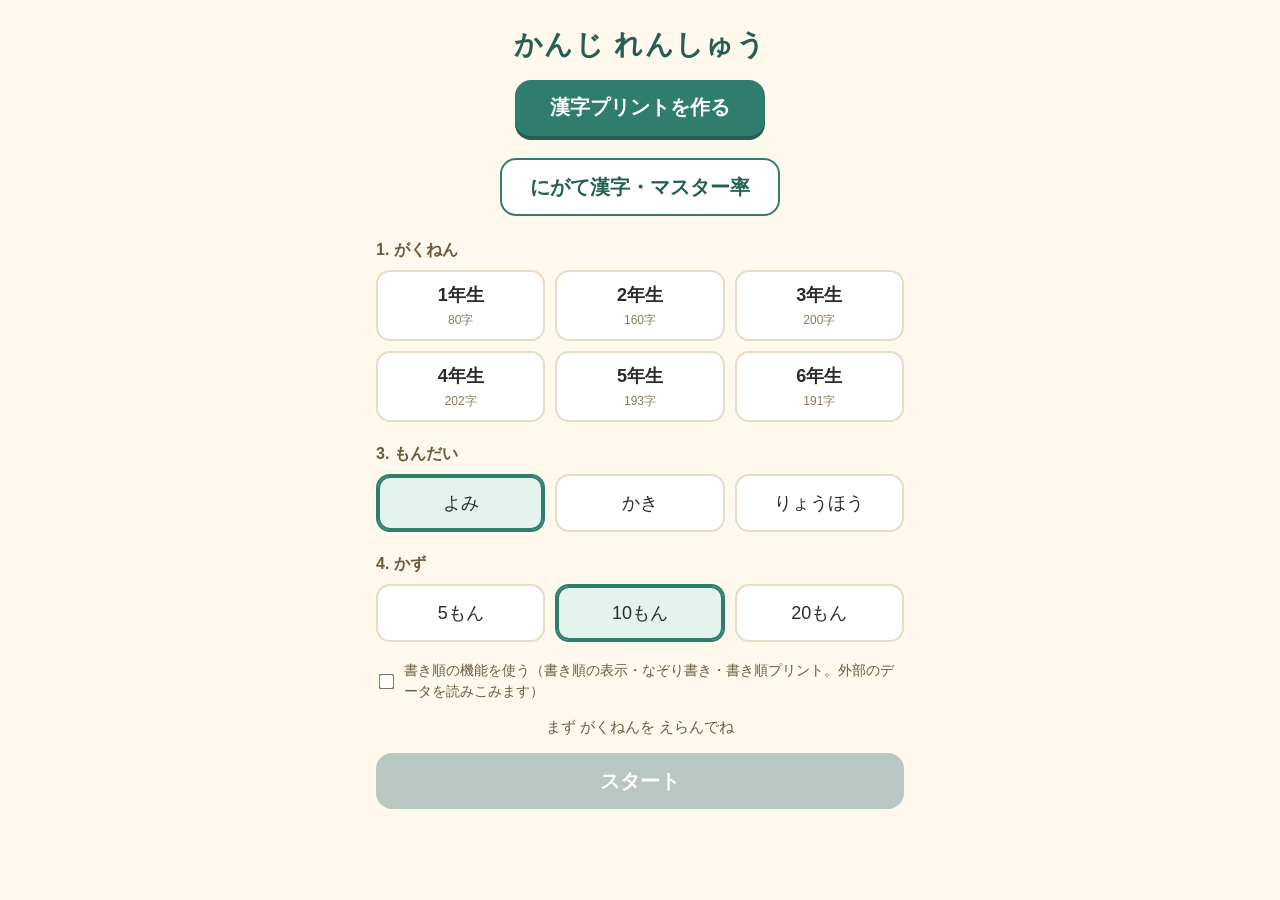
<file: index.html>
<!DOCTYPE html>
<html lang="ja">
<head>
<meta charset="UTF-8">
<meta name="viewport" content="width=device-width, initial-scale=1, viewport-fit=cover">
<meta name="theme-color" content="#2f7d6d">
<title>かんじ れんしゅう</title>
<link rel="stylesheet" href="style.css">
</head>
<body>
<main id="app">

  <!-- 設定画面 -->
  <section id="setup">
    <h1>かんじ れんしゅう</h1>
    <a class="primary print-link" href="print.html">漢字プリントを作る</a>
    <a class="secondary print-link stroke-feature" href="trace.html">かきじゅん・なぞりがき</a>
    <a class="secondary print-link" href="weak.html">にがて漢字・マスター率</a>

    <h2>1. がくねん</h2>
    <div id="gradeButtons" class="choice-grid cols-3"></div>

    <div id="rangeBlock" hidden>
      <h2>2. はんい</h2>
      <div id="rangeButtons" class="choice-grid cols-1"></div>
    </div>

    <h2>3. もんだい</h2>
    <div id="typeButtons" class="choice-grid cols-3">
      <button type="button" class="choice" data-type="read">よみ</button>
      <button type="button" class="choice" data-type="write">かき</button>
      <button type="button" class="choice" data-type="mix">りょうほう</button>
    </div>

    <h2>4. かず</h2>
    <div id="countButtons" class="choice-grid cols-3">
      <button type="button" class="choice" data-count="5">5もん</button>
      <button type="button" class="choice" data-count="10">10もん</button>
      <button type="button" class="choice" data-count="20">20もん</button>
    </div>

    <label class="check-option stroke-option stroke-feature"><input type="checkbox" id="autoStroke"> 答えたあとに、書き順を見る（ネットが必要）</label>

    <label class="check-option feature-option"><input type="checkbox" id="featStroke"> 書き順の機能を使う（書き順の表示・なぞり書き・書き順プリント。外部のデータを読みこみます）</label>

    <p id="setupNote" class="note"></p>
    <button type="button" id="startBtn" class="primary">スタート</button>
  </section>

  <!-- クイズ画面 -->
  <section id="quiz" hidden>
    <div class="quiz-top">
      <button type="button" id="quitBtn" class="ghost">やめる</button>
      <div id="progressText"></div>
    </div>
    <div class="bar"><div id="barFill"></div></div>
    <div id="qLabel" class="q-label"></div>
    <div id="qCard" class="q-card"></div>
    <div id="choices" class="choice-grid cols-2"></div>
    <div id="feedback" class="feedback" hidden>
      <div id="feedbackMark"></div>
      <div id="feedbackText"></div>
      <button type="button" id="strokeBtn" class="secondary stroke-btn" hidden>✎ かきじゅんを みる</button>
      <div id="strokeBox" class="stroke-box" hidden>
        <div id="strokeWriter" class="stroke-writer"></div>
        <div id="strokeMsg" class="stroke-msg"></div>
      </div>
      <button type="button" id="nextBtn" class="primary">つぎへ</button>
    </div>
  </section>

  <!-- 結果画面 -->
  <section id="result" hidden>
    <h1>けっか</h1>
    <div id="scoreBig"></div>
    <p id="scoreMsg"></p>
    <div id="missList"></div>
    <button type="button" id="againBtn" class="primary">もういちど</button>
    <button type="button" id="weakBtn" class="secondary">にがて かんじだけ やる</button>
    <button type="button" id="topBtn" class="ghost">さいしょに もどる</button>
  </section>

  <p class="credit stroke-feature">書き順データ：<a href="https://github.com/k1LoW/hanzi-writer-data-jp" target="_blank" rel="noopener">hanzi-writer-data-jp</a>（Arphic Public License / LGPL）、表示：<a href="https://hanziwriter.org/" target="_blank" rel="noopener">Hanzi Writer</a>（MIT）。例語・例文はこのサイトの作成者が作ったものです。 <a href="licenses.html">ライセンス・出どころ</a></p>
</main>

<script src="data-grade1.js"></script>
<script src="data-grade2.js"></script>
<script src="data-grade3.js"></script>
<script src="data-grade4.js"></script>
<script src="data-grade5.js"></script>
<script src="data-grade6.js"></script>
<script src="features.js"></script>
<script src="app.js"></script>
<script>
if ('serviceWorker' in navigator && /^https?:$/.test(location.protocol)) {
  window.addEventListener('load', function () { navigator.serviceWorker.register('sw.js').catch(function () {}); });
}
</script>
</body>
</html>
</file>
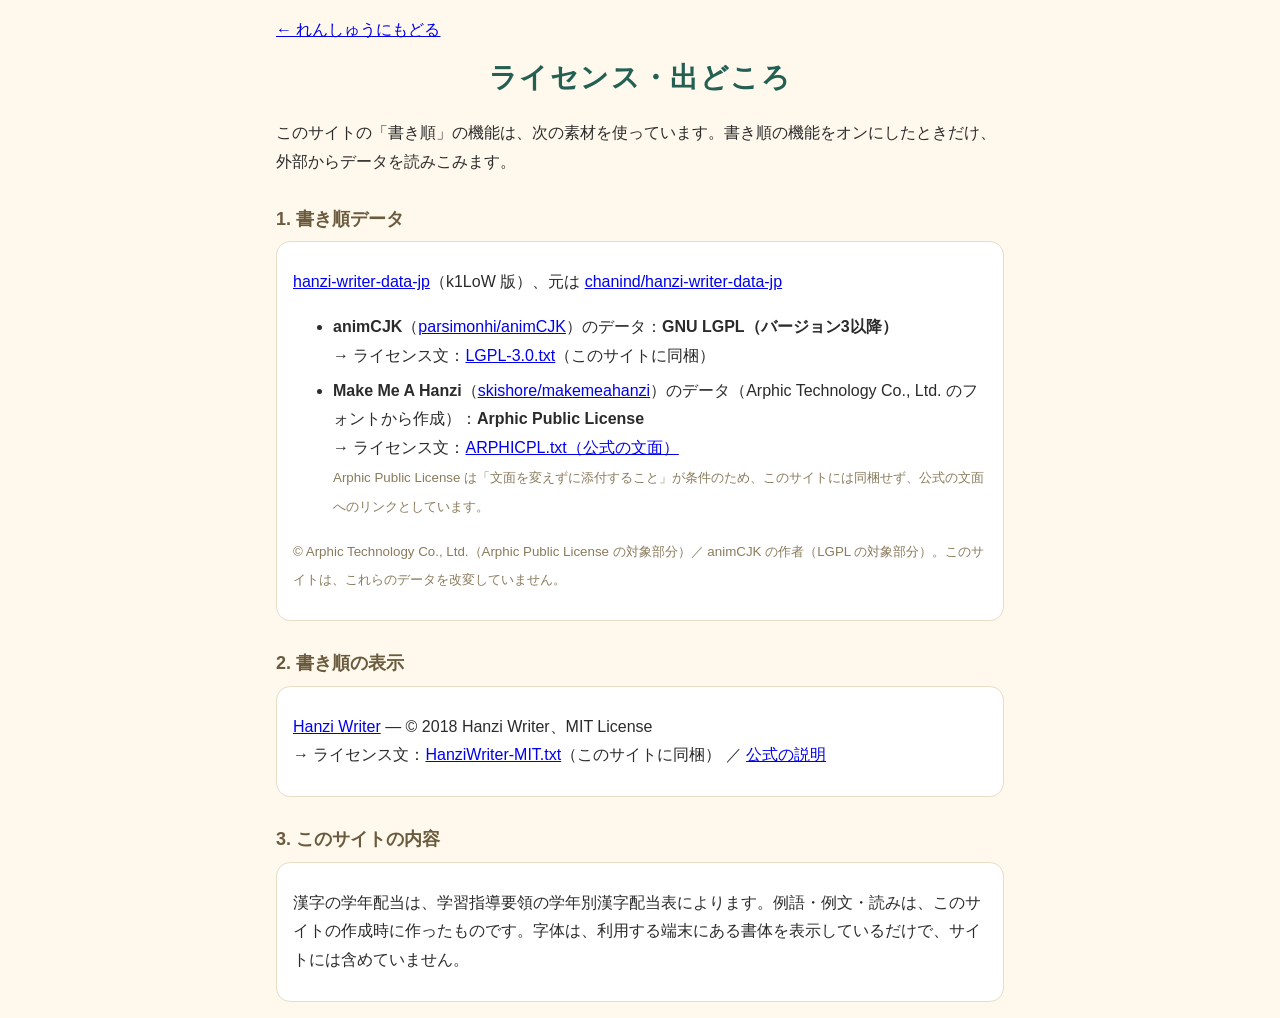
<file: licenses.html>
<!DOCTYPE html>
<html lang="ja">
<head>
<meta charset="UTF-8">
<meta name="viewport" content="width=device-width, initial-scale=1, viewport-fit=cover">
<meta name="theme-color" content="#2f7d6d">
<title>ライセンス・出どころ</title>
<link rel="stylesheet" href="style.css">
<style>
 #licApp { max-width:760px; margin:0 auto; padding:16px; line-height:1.8; }
 #licApp h2 { margin:26px 0 6px; font-size:18px; }
 #licApp li { margin:6px 0; }
 #licApp .box { background:#fff; border:1px solid var(--line); border-radius:14px; padding:10px 16px; }
 #licApp small { color:#8a7b5c; }
</style>
</head>
<body>
<main id="licApp">
  <a href="index.html" class="back-link">← れんしゅうにもどる</a>
  <h1>ライセンス・出どころ</h1>
  <p>このサイトの「書き順」の機能は、次の素材を使っています。書き順の機能をオンにしたときだけ、外部からデータを読みこみます。</p>

  <h2>1. 書き順データ</h2>
  <div class="box">
    <p><a href="https://github.com/k1LoW/hanzi-writer-data-jp" target="_blank" rel="noopener">hanzi-writer-data-jp</a>（k1LoW 版）、元は <a href="https://github.com/chanind/hanzi-writer-data-jp" target="_blank" rel="noopener">chanind/hanzi-writer-data-jp</a></p>
    <ul>
      <li><b>animCJK</b>（<a href="https://github.com/parsimonhi/animCJK" target="_blank" rel="noopener">parsimonhi/animCJK</a>）のデータ：<b>GNU LGPL（バージョン3以降）</b><br>
        → ライセンス文：<a href="licenses/LGPL-3.0.txt" target="_blank">LGPL-3.0.txt</a>（このサイトに同梱）</li>
      <li><b>Make Me A Hanzi</b>（<a href="https://github.com/skishore/makemeahanzi" target="_blank" rel="noopener">skishore/makemeahanzi</a>）のデータ（Arphic Technology Co., Ltd. のフォントから作成）：<b>Arphic Public License</b><br>
        → ライセンス文：<a href="https://ctan.math.washington.edu/tex-archive/fonts/arphic-ttf/ARPHICPL.txt" target="_blank" rel="noopener">ARPHICPL.txt（公式の文面）</a>
        <br><small>Arphic Public License は「文面を変えずに添付すること」が条件のため、このサイトには同梱せず、公式の文面へのリンクとしています。</small></li>
    </ul>
    <p><small>© Arphic Technology Co., Ltd.（Arphic Public License の対象部分）／ animCJK の作者（LGPL の対象部分）。このサイトは、これらのデータを改変していません。</small></p>
  </div>

  <h2>2. 書き順の表示</h2>
  <div class="box">
    <p><a href="https://hanziwriter.org/" target="_blank" rel="noopener">Hanzi Writer</a> — © 2018 Hanzi Writer、MIT License<br>
    → ライセンス文：<a href="licenses/HanziWriter-MIT.txt" target="_blank">HanziWriter-MIT.txt</a>（このサイトに同梱） ／ <a href="https://hanziwriter.org/license.html" target="_blank" rel="noopener">公式の説明</a></p>
  </div>

  <h2>3. このサイトの内容</h2>
  <div class="box">
    <p>漢字の学年配当は、学習指導要領の学年別漢字配当表によります。例語・例文・読みは、このサイトの作成時に作ったものです。字体は、利用する端末にある書体を表示しているだけで、サイトには含めていません。</p>
  </div>
</main>
<script>
if ('serviceWorker' in navigator && /^https?:$/.test(location.protocol)) {
  window.addEventListener('load', function () { navigator.serviceWorker.register('sw.js').catch(function () {}); });
}
</script>
</body>
</html>
</file>
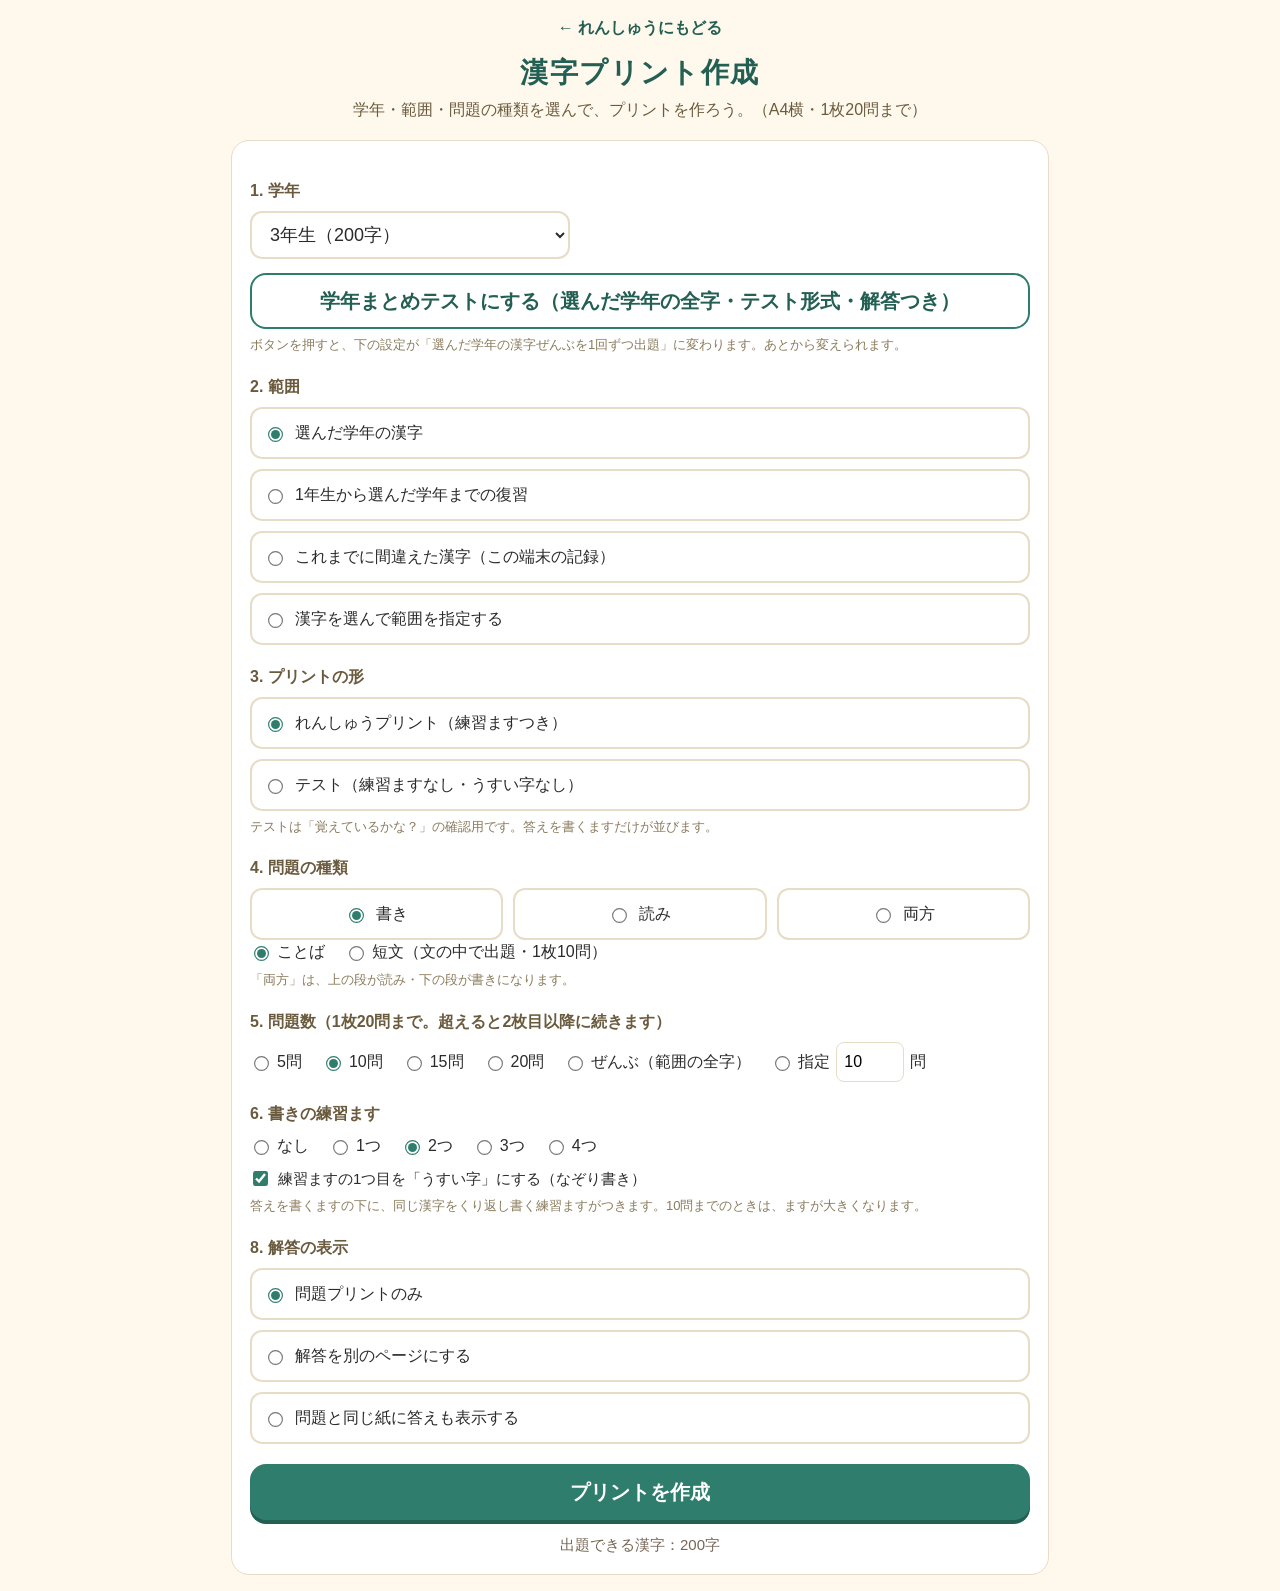
<file: print.html>
<!DOCTYPE html>
<html lang="ja">
<head>
<meta charset="UTF-8">
<meta name="viewport" content="width=device-width, initial-scale=1">
<meta name="theme-color" content="#2f7d6d">
<title>漢字プリント作成</title>
<link rel="stylesheet" href="style.css">
<link rel="stylesheet" href="print.css">
</head>
<body>
<main id="printApp">
  <header class="print-header">
    <a href="index.html" class="back-link">← れんしゅうにもどる</a>
    <h1>漢字プリント作成</h1>
    <p>学年・範囲・問題の種類を選んで、プリントを作ろう。（A4横・1枚20問まで）</p>
  </header>

  <section id="settings" class="print-settings">
    <h2>1. 学年</h2>
    <select id="gradeSelect" class="grade-select" aria-label="学年を選択"></select>

    <button type="button" id="gradeTestBtn" class="secondary">学年まとめテストにする（選んだ学年の全字・テスト形式・解答つき）</button>
    <p class="hint">ボタンを押すと、下の設定が「選んだ学年の漢字ぜんぶを1回ずつ出題」に変わります。あとから変えられます。</p>

    <h2>2. 範囲</h2>
    <div class="choice-grid cols-1" id="scopeSelect">
      <label class="scope-option"><input type="radio" name="scope" value="grade" checked> 選んだ学年の漢字</label>
      <label class="scope-option"><input type="radio" name="scope" value="review"> 1年生から選んだ学年までの復習</label>
      <label class="scope-option"><input type="radio" name="scope" value="weak"> これまでに間違えた漢字（この端末の記録）</label>
      <label class="scope-option"><input type="radio" name="scope" value="custom"> 漢字を選んで範囲を指定する</label>
    </div>
    <div id="kanjiPicker" class="kanji-picker" hidden>
      <div class="picker-tools">
        <strong>出題する漢字を選んでね</strong>
        <button type="button" id="selectAll" class="small-button">すべて選択</button>
        <button type="button" id="clearAll" class="small-button">選択を解除</button>
      </div>
      <div id="kanjiList" class="kanji-list"></div>
    </div>

    <h2>3. プリントの形</h2>
    <div class="choice-grid cols-1" id="modeSelect">
      <label class="scope-option"><input type="radio" name="pmode" value="practice" checked> れんしゅうプリント（練習ますつき）</label>
      <label class="scope-option"><input type="radio" name="pmode" value="test"> テスト（練習ますなし・うすい字なし）</label>
      <label class="scope-option stroke-feature"><input type="radio" name="pmode" value="order"> 書き順プリント（書き順の図と、なぞる練習ます）</label>
    </div>
    <p class="hint">テストは「覚えているかな？」の確認用です。答えを書くますだけが並びます。</p>

    <div id="typeBlock">
    <h2>4. 問題の種類</h2>
    <div class="choice-grid cols-3" id="typeSelect">
      <label class="type-option"><input type="radio" name="ptype" value="write" checked> 書き</label>
      <label class="type-option"><input type="radio" name="ptype" value="read"> 読み</label>
      <label class="type-option"><input type="radio" name="ptype" value="mix"> 両方</label>
    </div>
    <div class="count-row" id="qformRow">
      <label><input type="radio" name="qform" value="word" checked> ことば</label>
      <label><input type="radio" name="qform" value="sentence"> 短文（文の中で出題・1枚10問）</label>
    </div>
    <p class="hint">「両方」は、上の段が読み・下の段が書きになります。</p>

    </div>

    <h2 id="countTitle">5. 問題数（1枚20問まで。超えると2枚目以降に続きます）</h2>
    <div class="count-row">
      <label><input type="radio" name="count" value="5"> 5問</label>
      <label><input type="radio" name="count" value="10" checked> 10問</label>
      <label><input type="radio" name="count" value="15"> 15問</label>
      <label><input type="radio" name="count" value="20"> 20問</label>
      <label><input type="radio" name="count" value="all"> ぜんぶ（範囲の全字）</label>
      <label class="custom-count"><input type="radio" name="count" value="custom"> 指定 <input id="customCount" type="number" min="1" max="100" value="10"> 問</label>
    </div>

    <div id="practiceBlock">
    <h2>6. 書きの練習ます</h2>
    <div class="count-row">
      <label><input type="radio" name="practice" value="0"> なし</label>
      <label><input type="radio" name="practice" value="1"> 1つ</label>
      <label><input type="radio" name="practice" value="2" checked> 2つ</label>
      <label><input type="radio" name="practice" value="3"> 3つ</label>
      <label><input type="radio" name="practice" value="4"> 4つ</label>
    </div>
    <label class="check-option"><input type="checkbox" id="traceFirst" checked> 練習ますの1つ目を「うすい字」にする（なぞり書き）</label>
    <p class="hint">答えを書くますの下に、同じ漢字をくり返し書く練習ますがつきます。10問までのときは、ますが大きくなります。</p>
    </div>

    <div id="orderBlock" class="stroke-feature">
    <h2>7. 書き順の一覧</h2>
    <label class="check-option"><input type="checkbox" id="orderSheet"> 出題した漢字の書き順（1画ずつ増える図）を別のページにつける</label>
    <p class="hint">書き順データをネットから読みこむので、インターネットにつながっているときに使えます。</p>

    </div>

    <div id="answersBlock">
    <h2>8. 解答の表示</h2>
    <div class="choice-grid cols-1">
      <label class="scope-option"><input type="radio" name="answers" value="none" checked> 問題プリントのみ</label>
      <label class="scope-option"><input type="radio" name="answers" value="separate"> 解答を別のページにする</label>
      <label class="scope-option"><input type="radio" name="answers" value="inline"> 問題と同じ紙に答えも表示する</label>
    </div>

    </div>

    <div class="action-row">
      <button type="button" id="makeBtn" class="primary">プリントを作成</button>
    </div>
    <p id="status" class="note" aria-live="polite"></p>
  </section>

  <section id="preview" hidden>
    <div class="preview-actions no-print">
      <button type="button" id="editBtn" class="secondary">設定にもどる</button>
      <button type="button" id="regenBtn" class="secondary">同じ設定で作りなおす</button>
      <button type="button" id="printBtn" class="primary">印刷・PDF保存</button>
    </div>
    <label class="check-option no-print"><input type="checkbox" id="rotPrint"> 縦向きの用紙で印刷する（iPhone・iPadで、横向きにならないとき。内容を90度まわして印刷します）</label>
    <p class="note no-print">印刷の設定は「A4・横向き・余白なし（なし／最小）・倍率100%」にしてください。</p>
    <div id="paperOutput"></div>
  </section>
  <p class="credit no-print stroke-feature">書き順データ：<a href="https://github.com/k1LoW/hanzi-writer-data-jp" target="_blank" rel="noopener">hanzi-writer-data-jp</a>（Arphic Public License / LGPL）、表示：<a href="https://hanziwriter.org/" target="_blank" rel="noopener">Hanzi Writer</a>（MIT）。例語・例文はこのサイトの作成者が作ったものです。 <a href="licenses.html">ライセンス・出どころ</a></p>
</main>
<script src="data-grade1.js"></script>
<script src="data-grade2.js"></script>
<script src="data-grade3.js"></script>
<script src="data-grade4.js"></script>
<script src="data-grade5.js"></script>
<script src="data-grade6.js"></script>
<script src="sentences-grade1.js"></script>
<script src="sentences-grade2.js"></script>
<script src="sentences-grade3.js"></script>
<script src="sentences-grade4.js"></script>
<script src="sentences-grade5.js"></script>
<script src="sentences-grade6.js"></script>
<script src="features.js"></script>
<script src="print.js"></script>
<script>
if ('serviceWorker' in navigator && /^https?:$/.test(location.protocol)) {
  window.addEventListener('load', function () { navigator.serviceWorker.register('sw.js').catch(function () {}); });
}
</script>
</body>
</html>
</file>
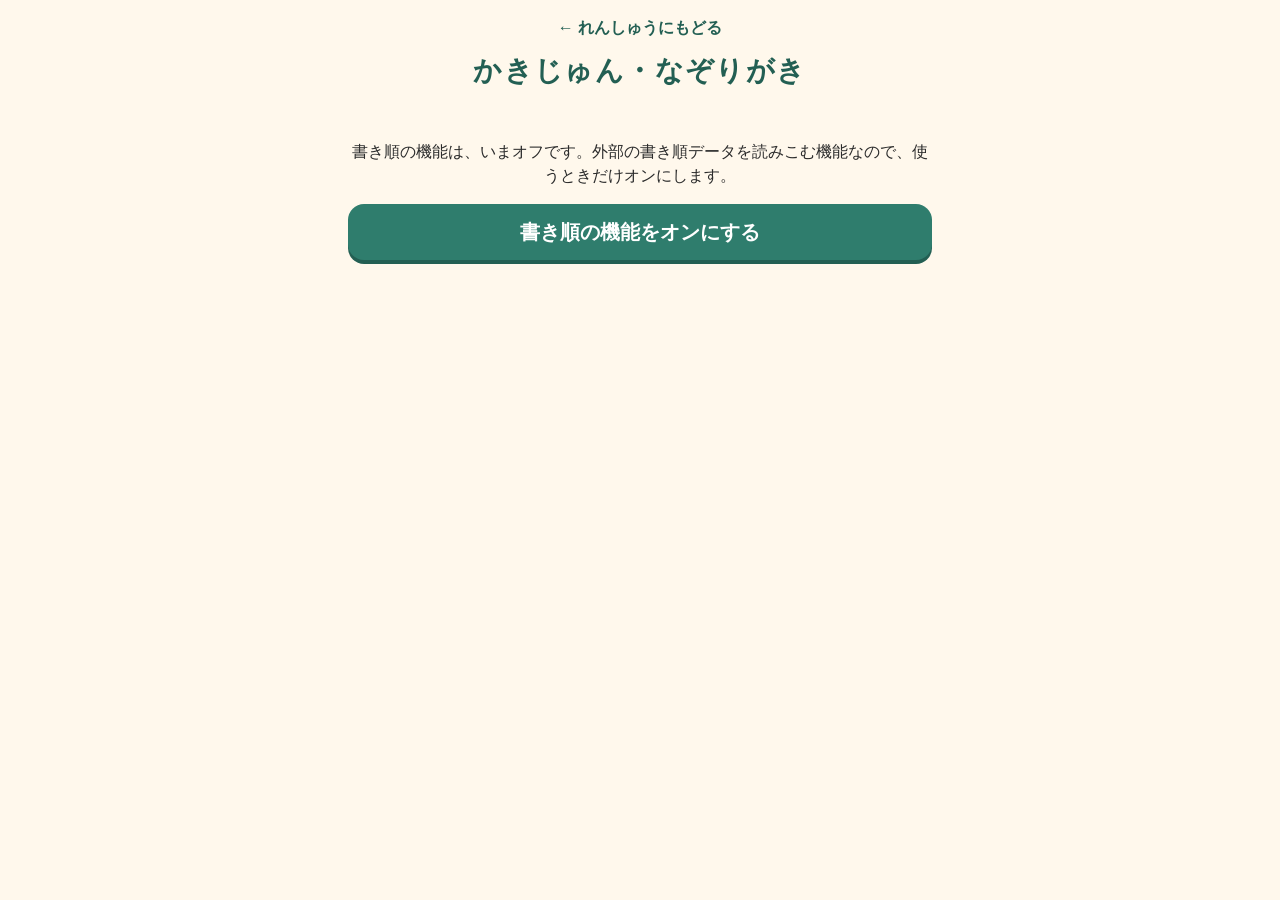
<file: trace.html>
<!DOCTYPE html>
<html lang="ja">
<head>
<meta charset="UTF-8">
<meta name="viewport" content="width=device-width, initial-scale=1, viewport-fit=cover">
<meta name="theme-color" content="#2f7d6d">
<title>かきじゅん・なぞりがき</title>
<link rel="stylesheet" href="style.css">
<link rel="stylesheet" href="trace.css">
</head>
<body>
<main id="traceApp">
  <header class="trace-header">
    <a href="index.html" class="back-link">← れんしゅうにもどる</a>
    <h1>かきじゅん・なぞりがき</h1>
  </header>

  <section class="stroke-off-msg">
    <p>書き順の機能は、いまオフです。外部の書き順データを読みこむ機能なので、使うときだけオンにします。</p>
    <button type="button" id="strokeOnBtn" class="primary">書き順の機能をオンにする</button>
  </section>

  <section class="trace-pick">
    <label for="gradeSelect" class="pick-label">がくねん</label>
    <select id="gradeSelect" class="grade-select" aria-label="学年を選択"></select>
    <div id="kanjiList" class="trace-kanji-list" role="list"></div>
  </section>

  <section class="trace-main" id="traceMain">
    <div class="trace-head">
      <div id="bigKanji" class="trace-big" aria-hidden="true"></div>
      <div class="trace-info">
        <div id="infoReading" class="info-reading"></div>
        <div id="infoWords" class="info-words"></div>
        <div id="infoStrokes" class="info-strokes"></div>
      </div>
    </div>

    <div class="writer-wrap">
      <div class="writer-guide" aria-hidden="true"></div>
      <div id="writer" class="writer"></div>
    </div>
    <p id="traceMsg" class="trace-msg" aria-live="polite">「みてみよう」で書き順を見てから、なぞってみよう。</p>

    <div class="trace-buttons">
      <button type="button" id="watchBtn" class="primary">▶ みてみよう</button>
      <button type="button" id="traceBtn" class="secondary">✎ なぞってみよう</button>
      <button type="button" id="freeBtn" class="secondary">✍ みないで かいてみよう</button>
    </div>
    <div class="trace-nav">
      <button type="button" id="prevBtn" class="ghost">← まえの かんじ</button>
      <button type="button" id="nextBtn" class="ghost">つぎの かんじ →</button>
    </div>

    <h2 class="strip-title">かきじゅん</h2>
    <div id="strip" class="stroke-strip"></div>
  </section>

  <section class="offline-box saveall-feature">
    <h2>オフラインで使うには</h2>
    <p>ネットにつながっているうちに、書き順データをこの端末に保存しておくと、教室のネットが不安定でも使えます。（全1,026字・数MB〜10MBほど）</p>
    <button type="button" id="saveAllBtn" class="secondary">書き順データをぜんぶ保存する</button>
    <p id="saveMsg" class="save-msg" aria-live="polite"></p>
  </section>

  <p class="credit">書き順データ：<a href="https://github.com/k1LoW/hanzi-writer-data-jp" target="_blank" rel="noopener">@k1low/hanzi-writer-data-jp</a>（chanind版のフォーク）（Arphic Public License / LGPL）、表示：<a href="https://hanziwriter.org/" target="_blank" rel="noopener">Hanzi Writer</a>（MIT）。インターネットにつながっているときに使えます。 <a href="licenses.html">ライセンス・出どころ</a></p>
</main>
<script src="data-grade1.js"></script>
<script src="data-grade2.js"></script>
<script src="data-grade3.js"></script>
<script src="data-grade4.js"></script>
<script src="data-grade5.js"></script>
<script src="data-grade6.js"></script>
<script src="features.js"></script>
<script src="trace.js"></script>
<script>document.getElementById("strokeOnBtn").addEventListener("click",function(){KFeat.setStroke(true);location.reload();});</script>
<script>
if ('serviceWorker' in navigator && /^https?:$/.test(location.protocol)) {
  window.addEventListener('load', function () { navigator.serviceWorker.register('sw.js').catch(function () {}); });
}
</script>
</body>
</html>
</file>
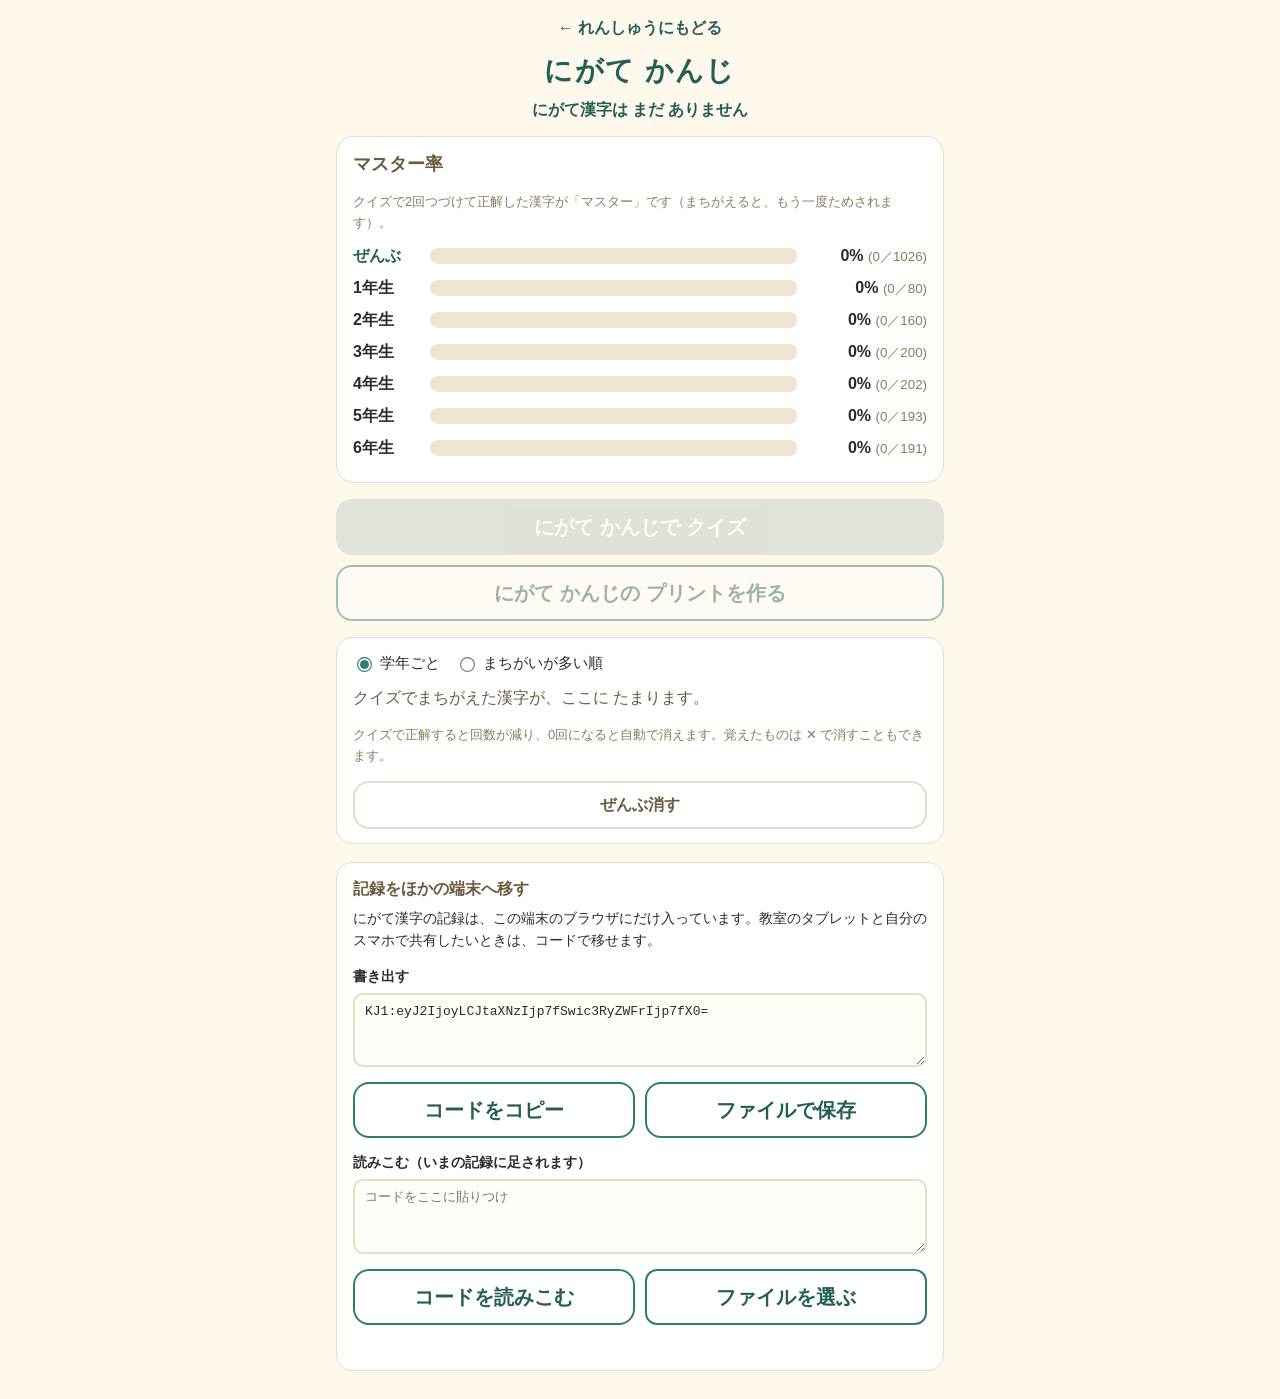
<file: weak.html>
<!DOCTYPE html>
<html lang="ja">
<head>
<meta charset="UTF-8">
<meta name="viewport" content="width=device-width, initial-scale=1, viewport-fit=cover">
<meta name="theme-color" content="#2f7d6d">
<title>にがて漢字・マスター率</title>
<link rel="stylesheet" href="style.css">
<link rel="stylesheet" href="weak.css">
</head>
<body>
<main id="weakApp">
  <header class="weak-header">
    <a href="index.html" class="back-link">← れんしゅうにもどる</a>
    <h1>にがて かんじ</h1>
    <p id="weakSummary" class="weak-summary"></p>
  </header>

  <section class="mastery-box">
    <h2>マスター率</h2>
    <p class="weak-note">クイズで2回つづけて正解した漢字が「マスター」です（まちがえると、もう一度ためされます）。</p>
    <div id="masteryList"></div>
  </section>

  <section class="weak-actions">
    <button type="button" id="quizBtn" class="primary">にがて かんじで クイズ</button>
    <button type="button" id="printBtn" class="secondary">にがて かんじの プリントを作る</button>
  </section>

  <section class="weak-list-box">
    <div class="weak-sort" role="radiogroup" aria-label="ならびかた">
      <label><input type="radio" name="sort" value="grade" checked> 学年ごと</label>
      <label><input type="radio" name="sort" value="count"> まちがいが多い順</label>
    </div>
    <div id="weakList"></div>
    <p class="weak-note"><span class="stroke-feature">漢字をタップすると、書き順・なぞり書きのページが開きます。</span>クイズで正解すると回数が減り、0回になると自動で消えます。覚えたものは ✕ で消すこともできます。</p>
    <button type="button" id="clearBtn" class="ghost">ぜんぶ消す</button>
  </section>

  <section class="weak-backup">
    <h2>記録をほかの端末へ移す</h2>
    <p>にがて漢字の記録は、この端末のブラウザにだけ入っています。教室のタブレットと自分のスマホで共有したいときは、コードで移せます。</p>
    <h3>書き出す</h3>
    <textarea id="exportBox" readonly rows="3" aria-label="書き出しコード"></textarea>
    <div class="weak-row">
      <button type="button" id="copyBtn" class="secondary">コードをコピー</button>
      <button type="button" id="dlBtn" class="secondary">ファイルで保存</button>
    </div>
    <h3>読みこむ（いまの記録に足されます）</h3>
    <textarea id="importBox" rows="3" placeholder="コードをここに貼りつけ" aria-label="読みこみコード"></textarea>
    <div class="weak-row">
      <button type="button" id="importBtn" class="secondary">コードを読みこむ</button>
      <label class="file-btn secondary">ファイルを選ぶ<input type="file" id="importFile" accept=".json,.txt,application/json,text/plain" hidden></label>
    </div>
    <p id="backupMsg" class="weak-msg" aria-live="polite"></p>
  </section>
</main>
<script src="data-grade1.js"></script>
<script src="data-grade2.js"></script>
<script src="data-grade3.js"></script>
<script src="data-grade4.js"></script>
<script src="data-grade5.js"></script>
<script src="data-grade6.js"></script>
<script src="features.js"></script>
<script src="weak.js"></script>
<script>
if ('serviceWorker' in navigator && /^https?:$/.test(location.protocol)) {
  window.addEventListener('load', function () { navigator.serviceWorker.register('sw.js').catch(function () {}); });
}
</script>
</body>
</html>
</file>
<file: style.css>
:root {
  --bg: #fff8ec;
  --ink: #2b2b2b;
  --main: #2f7d6d;
  --main-dark: #235f53;
  --accent: #f2a33a;
  --ok: #2e9d5b;
  --ng: #d9534f;
  --card: #ffffff;
  --line: #e7dcc6;
  --kyo: "UD デジタル 教科書体 N-R", "UD Digi Kyokasho N-R", "UD デジタル 教科書体 NK-R",
         "游教科書体", "Yu Kyokasho", "YuKyokasho", "Hiragino Mincho ProN", "Noto Serif JP", serif;
}

* { box-sizing: border-box; }
[hidden] { display: none !important; }

html { -webkit-text-size-adjust: 100%; }

body {
  margin: 0;
  background: var(--bg);
  color: var(--ink);
  font-family: "Hiragino Maru Gothic ProN", "BIZ UDPGothic", "Yu Gothic", "Noto Sans JP", sans-serif;
  line-height: 1.5;
}

#app {
  max-width: 560px;
  margin: 0 auto;
  padding: 16px 16px calc(28px + env(safe-area-inset-bottom));
}

h1 {
  margin: 8px 0 12px;
  font-size: 28px;
  text-align: center;
  color: var(--main-dark);
  letter-spacing: .05em;
}

h2 {
  margin: 20px 0 8px;
  font-size: 16px;
  color: #6b5b3e;
}

.note {
  margin: 14px 0 0;
  text-align: center;
  color: #6b5b3e;
  font-size: 15px;
}

/* ---------- ボタン ---------- */
button {
  font: inherit;
  touch-action: manipulation;
  -webkit-tap-highlight-color: transparent;
}

.choice-grid { display: grid; gap: 10px; }
.cols-1 { grid-template-columns: 1fr; }
.cols-2 { grid-template-columns: 1fr 1fr; }
.cols-3 { grid-template-columns: repeat(3, 1fr); }

.choice {
  display: flex;
  flex-direction: column;
  align-items: center;
  justify-content: center;
  gap: 2px;
  min-height: 58px;
  padding: 10px 8px;
  background: var(--card);
  color: var(--ink);
  border: 2px solid var(--line);
  border-radius: 14px;
  font-size: 18px;
  cursor: pointer;
}
.choice .main { font-weight: 700; }
.choice .sub { font-size: 12px; color: #8a7b5c; }
.choice.selected {
  border-color: var(--main);
  background: #e3f3ee;
  box-shadow: 0 0 0 2px var(--main) inset;
}
.choice:disabled { opacity: .45; cursor: not-allowed; }
.choice:active:not(:disabled) { transform: scale(.98); }

.primary, .secondary, .ghost {
  display: block;
  width: 100%;
  min-height: 56px;
  margin-top: 14px;
  border-radius: 16px;
  font-size: 20px;
  font-weight: 700;
  cursor: pointer;
}
.primary {
  color: #fff;
  background: var(--main);
  border: 0;
  box-shadow: 0 4px 0 var(--main-dark);
}
.primary:active:not(:disabled) { transform: translateY(2px); box-shadow: 0 2px 0 var(--main-dark); }
.primary:disabled { background: #b9c7c3; box-shadow: none; cursor: not-allowed; }
.secondary {
  color: var(--main-dark);
  background: #fff;
  border: 2px solid var(--main);
}
.ghost {
  min-height: 48px;
  color: #6b5b3e;
  background: transparent;
  border: 2px solid var(--line);
  font-size: 16px;
}

/* ---------- クイズ ---------- */
.quiz-top {
  display: flex;
  align-items: center;
  justify-content: space-between;
  gap: 12px;
}
.quiz-top .ghost { width: auto; min-height: 40px; margin: 0; padding: 0 16px; font-size: 14px; }
#progressText { font-weight: 700; color: #6b5b3e; }

.bar {
  height: 10px;
  margin: 10px 0 14px;
  background: #eadfc9;
  border-radius: 999px;
  overflow: hidden;
}
#barFill {
  width: 0;
  height: 100%;
  background: var(--accent);
  transition: width .25s ease;
}

.q-label { font-size: 15px; color: #6b5b3e; text-align: center; }

.q-card {
  margin: 8px 0 14px;
  padding: 22px 10px;
  text-align: center;
  background: var(--card);
  border: 2px solid var(--line);
  border-radius: 18px;
}
.q-card .word {
  font-family: var(--kyo);
  font-size: clamp(36px, 12vw, 64px);
  letter-spacing: .06em;
  line-height: 1.25;
}
.q-card .focus {
  color: #c2410c;
  border-bottom: 4px solid var(--accent);
}
.q-card .blank {
  display: inline-block;
  min-width: 1.4em;
  margin: 0 .05em;
  padding: 0 .1em;
  font-family: inherit;
  font-size: .62em;
  color: var(--main-dark);
  border-bottom: 4px solid var(--accent);
  background: #fff3da;
  border-radius: 6px 6px 0 0;
}

.answer { font-size: 22px; }
.answer.kanji-choice {
  font-family: var(--kyo);
  font-size: 44px;
  min-height: 84px;
}
.choice.locked { cursor: default; }
.choice.correct {
  background: #dcf3e5;
  border-color: var(--ok);
  box-shadow: 0 0 0 2px var(--ok) inset;
}
.choice.wrong {
  background: #fde3e1;
  border-color: var(--ng);
  box-shadow: 0 0 0 2px var(--ng) inset;
}

.feedback {
  display: grid;
  grid-template-columns: auto 1fr;
  gap: 6px 14px;
  align-items: center;
  margin-top: 14px;
  padding: 14px;
  background: var(--card);
  border: 2px solid var(--line);
  border-radius: 14px;
}
.feedback.ok { border-color: var(--ok); }
.feedback.ng { border-color: var(--ng); }
#feedbackMark { font-size: 44px; font-weight: 700; line-height: 1; }
.feedback.ok #feedbackMark { color: var(--ok); }
.feedback.ng #feedbackMark { color: var(--ng); }
.feedback .detail { margin-top: 4px; font-size: 15px; color: #4a4a4a; }
.feedback .kanji { font-family: var(--kyo); font-size: 28px; margin-right: 6px; }
.feedback .primary { grid-column: 1 / -1; margin-top: 8px; }

/* ---------- 結果 ---------- */
#scoreBig { margin-top: 6px; text-align: center; font-size: 28px; color: #6b5b3e; }
#scoreBig .num { font-size: 72px; font-weight: 700; color: var(--main-dark); }
#scoreMsg { text-align: center; font-size: 18px; font-weight: 700; margin: 4px 0 8px; }
.miss-title { margin: 18px 0 8px; font-size: 15px; color: #6b5b3e; }
.miss-item {
  display: flex;
  align-items: center;
  gap: 14px;
  margin-bottom: 8px;
  padding: 10px 14px;
  background: var(--card);
  border: 2px solid var(--line);
  border-radius: 14px;
}
.miss-item .kanji { font-family: var(--kyo); font-size: 36px; line-height: 1; }
.miss-item .miss-text { font-size: 17px; }

/* トップ画面のプリント作成リンク */
.print-link { width:max-content; max-width:100%; min-width:250px; margin:14px auto 22px; padding:12px 28px; text-align:center; text-decoration:none; }

.miss-trace { margin-left: auto; flex: none; font-size: 13px; color: var(--main-dark); font-weight: 700; text-decoration: none; border: 1px solid var(--main); border-radius: 8px; padding: 4px 8px; }

/* 答えたあとの書き順 */
.check-option { display: flex; align-items: center; gap: 8px; margin: 12px 0 4px; font-size: 15px; cursor: pointer; }
.check-option input { accent-color: var(--main); transform: scale(1.2); }
.stroke-btn { margin-top: 10px; }
.stroke-box { display: flex; flex-direction: column; align-items: center; gap: 6px; margin: 10px 0 2px; }
.stroke-writer { width: 150px; height: 150px; border: 2px solid #8b7b5b; background: #fffdf7; background-image: linear-gradient(to right, transparent calc(50% - .75px), #d6c8a8 calc(50% - .75px), #d6c8a8 calc(50% + .75px), transparent calc(50% + .75px)), linear-gradient(to bottom, transparent calc(50% - .75px), #d6c8a8 calc(50% - .75px), #d6c8a8 calc(50% + .75px), transparent calc(50% + .75px)); cursor: pointer; }
.stroke-writer svg { display: block; width: 100%; height: 100%; }
.stroke-msg { font-size: 13px; color: #8a7b5c; }

.credit { margin:22px 0 8px; font-size:11px; line-height:1.6; color:#8a7b5c; text-align:center; }
.credit a { color:inherit; }

/* 書き順の機能のオン・オフ */
.stroke-off .stroke-feature { display:none !important; }
.stroke-on .stroke-off-msg { display:none; }
.stroke-off #traceApp > :not(.trace-header):not(.stroke-off-msg) { display:none !important; }
.stroke-off .weak-chip a { pointer-events:none; }
.stroke-off-msg { text-align:center; padding:20px 12px; }
.feature-option { margin-top:18px; font-size:14px; color:#6b5b3e; }

.no-saveall .saveall-feature { display:none !important; }
</file>
<file: print.css>
/* ===== プリント作成画面 ===== */
#printApp { max-width: 850px; margin: 0 auto; padding: 16px; }
.print-header { text-align:center; }
.print-header h1 { margin:12px 0 4px; }
.print-header p { margin:0 0 18px; color:#6b5b3e; }
.back-link { color:var(--main-dark); font-weight:700; text-decoration:none; }
.print-settings { background:#fff; border:1px solid var(--line); border-radius:18px; padding:18px; }
.scope-option,.type-option { display:flex; align-items:center; gap:10px; background:#fff; border:2px solid var(--line); border-radius:12px; padding:12px; font-size:16px; }
.scope-option input,.type-option input,.count-row input[type=radio] { accent-color:var(--main); transform:scale(1.15); }
.type-option { justify-content:center; }
.kanji-picker { margin-top:12px; padding:12px; background:#fffaf1; border-radius:12px; border:1px solid var(--line); }
.picker-tools { display:flex; align-items:center; flex-wrap:wrap; gap:8px; margin-bottom:10px; }
.small-button { border:1px solid var(--line); background:white; border-radius:8px; padding:6px 10px; }
.kanji-list { display:grid; grid-template-columns:repeat(auto-fill,minmax(48px,1fr)); gap:6px; max-height:260px; overflow:auto; }
.kanji-item { display:flex; align-items:center; justify-content:center; gap:4px; padding:5px 2px; border:1px solid var(--line); border-radius:8px; background:white; font-family:var(--kyo); font-size:20px; }
.kanji-item input { accent-color:var(--main); }
.count-row { display:flex; flex-wrap:wrap; gap:12px 20px; align-items:center; }
.count-row label { display:flex; align-items:center; gap:6px; }
.custom-count input[type=number] { width:68px; padding:7px; border:1px solid var(--line); border-radius:8px; font:inherit; }
.hint { margin:6px 0 0; font-size:13px; color:#8a7b5c; }
.action-row { margin-top:20px; }
.preview-actions { display:flex; gap:12px; margin:16px 0; }
.preview-actions button { flex:1; margin:0; }
.note { text-align:center; color:#765; }
#paperOutput { color:#111; }
.grade-select { display:block; width:100%; max-width:320px; min-height:48px; padding:10px 14px; border:2px solid var(--line); border-radius:12px; background:#fff; color:var(--ink); font:inherit; font-size:18px; cursor:pointer; }
.grade-select:focus { outline:3px solid #b8ded3; border-color:var(--main); }

/* ===== 印刷用紙：A4横・横書き（縦2段 × 横10列 = 1枚20問） ===== */
.print-sheet {
  width:297mm; height:209mm; margin:12px auto; padding:8mm 10mm;
  background:#fff; box-shadow:0 2px 12px #0002; overflow:hidden;
  display:flex; flex-direction:column;
  font-family:"Yu Gothic","Noto Sans JP",sans-serif; color:#111;
}
.sheet-wrap { page-break-after:always; break-after:page; }
.sheet-wrap:last-child { page-break-after:auto; break-after:auto; }

/* 上部：タイトル／名前・日付・得点 */
.sheet-top { display:flex; justify-content:space-between; align-items:flex-end; gap:6mm; padding-bottom:2mm; border-bottom:.5mm solid #222; }
.sheet-title { margin:0; font-size:17pt; font-weight:700; letter-spacing:.06em; white-space:nowrap; }
.sheet-title small { margin-left:4mm; font-size:10pt; font-weight:400; letter-spacing:0; }
.sheet-fields { display:flex; align-items:flex-end; gap:6mm; font-size:11pt; white-space:nowrap; }
.field { display:inline-flex; align-items:flex-end; gap:1.5mm; }
.name-line { display:inline-block; width:62mm; height:8mm; border-bottom:.3mm solid #222; }
.date-field { letter-spacing:.05em; }
.score-box { display:inline-block; min-width:26mm; height:10mm; padding:0 2mm; border:.35mm solid #222; border-radius:2mm; text-align:right; line-height:10mm; font-size:10pt; }
.sheet-instruction { margin:2mm 0 1.5mm; font-size:10.5pt; }

/* 問題エリア：2段 */
.q-rows { flex:1; min-height:0; display:flex; flex-direction:column; gap:2mm; }
.q-row-wrap { flex:1; min-height:0; display:flex; flex-direction:column; }
.row-label { margin:0 0 1mm; font-size:10pt; font-weight:700; }
.q-row { flex:1; min-height:0; display:grid; grid-template-columns:repeat(10,1fr); gap:1.6mm; }
.cell { min-width:0; min-height:0; overflow:hidden; display:flex; flex-direction:column; align-items:center; padding:1.5mm 1mm; border:.3mm solid #888; border-radius:2mm; }
.cell.empty { border:0; }
.q-number { flex:none; width:6.5mm; height:6.5mm; border:.3mm solid #111; border-radius:50%; display:flex; justify-content:center; align-items:center; font-size:9.5pt; margin-bottom:1.5mm; }

/* 縦書き：問題は右から左へ並ぶ（国語ドリルと同じ） */
.q-row { direction:rtl; }
.cell { direction:ltr; border:0; border-radius:0; }
.q-row-wrap + .q-row-wrap { border-top:.3mm solid #222; padding-top:2mm; }
.vt-body { flex:1; min-height:0; width:100%; display:flex; justify-content:center; }

/* 書き（2枚目のモデル）：文字は縦書き。読みはますの左、送りがなはますの外 */
.w-main { flex:none; display:flex; flex-direction:column; align-items:center; padding-left:5mm; font-family:var(--kyo); font-size:15pt; line-height:1.15; }
.w-main.long { font-size:11.5pt; }
/* 縦書き：1文字ずつ積む */
.ch { display:block; width:1em; text-align:center; line-height:1.12; }
.w-main .fixed { display:flex; flex-direction:column; align-items:center; }
.w-main .kbox { margin:1mm 0; }
.kbox { position:relative; flex:none; width:var(--kb,14mm); height:var(--kb,14mm); border:.35mm solid #222; background:#fff; display:flex; align-items:center; justify-content:center; font-family:var(--kyo); font-size:calc(var(--kb,14mm) * .55); writing-mode:horizontal-tb; }
.kx { position:absolute; left:0; top:0; width:100%; height:100%; pointer-events:none; }
.kx line { stroke:#8a8a8a; stroke-width:.2mm; stroke-dasharray:1.2mm .9mm; vector-effect:non-scaling-stroke; }
.kbox .ans { position:relative; z-index:1; }
.kbox .ruby { position:absolute; right:100%; top:0; margin-right:1mm; display:flex; flex-direction:column; align-items:center; font-family:"Yu Gothic","Noto Sans JP",sans-serif; font-size:10pt; line-height:1; white-space:nowrap; }
.kbox .ruby .ch { line-height:1.05; }
.practice { flex:none; display:flex; flex-direction:column; align-items:center; gap:1mm; margin-top:1.5mm; padding-top:1.5mm; border-top:.25mm dashed #999; width:100%; }
.practice-label { font-size:7pt; color:#666; }

/* 読み（1枚目のモデル）：右に言葉（対象の漢字の右に線）、左に（　）の答えらん */
.vt-body.read, .vt-body.write { flex-direction:row-reverse; align-items:flex-start; gap:2mm; padding-top:1mm; }
.read-word { display:flex; flex-direction:column; align-items:center; flex:none; font-family:var(--kyo); line-height:1.35; }
.read-word /* 縦書き：1文字ずつ積む */
.ch { display:block; width:1em; text-align:center; line-height:1.12; }
.read-word .tg { width:auto; min-width:1em; border-right:.5mm solid #111; padding-right:.6mm; }
.read-word.sz-l { font-size:22pt; }
.read-word.sz-m { font-size:20pt; }
.read-word.sz-s { font-size:17pt; }
.read-word.sz-xs { font-size:14pt; }
.read-ans-box { flex:none; width:11mm; height:52mm; border:.35mm solid #222; border-radius:0; display:flex; align-items:center; justify-content:center; }
.read-ans-box .ans { display:flex; flex-direction:column; align-items:center; font-size:12pt; }

.ans { color:#c0392b; font-weight:600; }

/* 解答ページ */
.answer-sheet .answer-list { flex:1; display:grid; grid-template-columns:repeat(5,1fr); grid-auto-rows:min-content; gap:0 8mm; margin-top:4mm; font-size:12pt; align-content:start; }
.answer-row { display:flex; align-items:baseline; gap:2mm; border-bottom:.2mm dotted #888; padding:1.6mm 0; min-width:0; }
.answer-row strong { flex:none; min-width:7mm; }
.answer-row .ans-main { font-family:var(--kyo); font-size:14pt; white-space:nowrap; }
.answer-row small { margin-left:auto; font-size:8.5pt; color:#666; white-space:nowrap; }

@page { size:A4 landscape; margin:0; }
@media print {
  html,body { background:#fff !important; }
  #printApp { max-width:none; padding:0; margin:0; }
  .print-header,.print-settings,.no-print { display:none !important; }
  #preview { display:block !important; }
  .print-sheet { zoom:1 !important; margin:0; box-shadow:none; }
}
@media screen and (max-width:600px) {
  #printApp { padding:10px; }
  .print-settings { padding:12px; }
  .preview-actions { flex-direction:column; }
}

/* 書き：右に問題（線の部分が読み）、左に答えのます */
.w-ans { flex:none; width:var(--kb,14mm); display:flex; flex-direction:column; align-items:center; }
.w-ans .practice { margin-top:2mm; padding-top:2mm; gap:1mm; }

/* うすい字（なぞり書き） */
.kbox .trace-ghost { position:relative; z-index:1; color:#c4c4c4; }
.check-option { display:flex; align-items:center; gap:8px; margin-top:10px; }
.check-option input { accent-color:var(--main); transform:scale(1.15); }
.read-word.sz-xxs { font-size:12pt; }

/* 10問以下：1段5問・大きめ */
.q-rows.big .q-number { width:8mm; height:8mm; font-size:11pt; }
.q-rows.big .read-word.sz-l { font-size:38pt; }
.q-rows.big .read-word.sz-m { font-size:32pt; }
.q-rows.big .read-word.sz-s { font-size:28pt; }
.q-rows.big .read-word.sz-xs { font-size:24pt; }
.q-rows.big .read-word.sz-xxs { font-size:19pt; }
.q-rows.big .vt-body.read, .q-rows.big .vt-body.write { gap:4mm; }
.q-rows.big .read-ans-box { width:15mm; height:70mm; }
.q-rows.big .read-ans-box .ans { font-size:16pt; }
.q-rows.big .read-word .tg { border-right-width:.6mm; }

/* 書き順の一覧（1画ずつ増える図） */
.order-list { flex:1; display:flex; flex-direction:column; gap:2.5mm; margin-top:4mm; }
.o-row { display:flex; align-items:center; gap:1.2mm; height:13mm; }
.o-label { flex:none; width:13mm; height:13mm; display:flex; align-items:center; justify-content:center; border:.35mm solid #222; font-family:var(--kyo); font-size:22pt; margin-right:1mm; }
.o-label.o-blank { border:0; }
.o-frame { position:relative; flex:none; width:13mm; height:13mm; border:.2mm solid #999; background:#fff; }
.o-frame svg { display:block; width:100%; height:100%; }
.o-frame i { position:absolute; left:.4mm; top:0; font-style:normal; font-size:5.5pt; color:#777; line-height:1.2; }
.o-fail { font-size:10pt; color:#c0392b; }

/* 縦向きの用紙に、内容を90度まわして印刷する（iPhone・iPad用） */
@media print {
  body.rot-print .sheet-wrap { position:relative; width:210mm; height:296mm; overflow:hidden; }
  body.rot-print .print-sheet { position:absolute; left:0; top:0; transform-origin:0 0; transform:translate(206mm,4mm) scale(.97) rotate(90deg); }
}

/* 書き順プリントの、なぞる練習ます */
.o-frame.o-prac { border:.3mm solid #222; display:flex; align-items:center; justify-content:center; font-family:var(--kyo); font-size:9mm; }
.o-frame.o-prac .trace-ghost { position:relative; z-index:1; color:#c4c4c4; }
.o-row { gap:1mm; }

/* 短文（文の中で出題）：縦書きを1〜2列に分けて並べる */
.sent-cols { flex:none; display:flex; flex-direction:row-reverse; align-items:flex-start; gap:1.6mm; }
.sent-col { font-size:var(--sf, 6mm); line-height:1.12; }
.sent-col .ch { line-height:1.12; }
.sent-cols .tg { border-right-width:.5mm; }
.sent-col .pn { position:relative; left:.6em; top:-.55em; }
.sent-col .lv { transform:rotate(90deg); }
/* 見出し：長くなっても右端の点数らんが切れないようにする */
.sheet-title { flex:0 1 auto; min-width:0; }
.name-line { width:46mm; }
</file>
<file: trace.css>
/* ===== かきじゅん・なぞりがき ===== */
#traceApp { max-width: 640px; margin: 0 auto; padding: 16px 16px calc(28px + env(safe-area-inset-bottom)); }
.trace-header { text-align: center; }
.trace-header h1 { margin: 10px 0 12px; }
.back-link { color: var(--main-dark); font-weight: 700; text-decoration: none; }
.pick-label { display: block; font-weight: 700; margin: 4px 0 6px; }
.grade-select { display: block; width: 100%; max-width: 320px; min-height: 48px; padding: 10px 14px; border: 2px solid var(--line); border-radius: 12px; background: #fff; color: var(--ink); font: inherit; font-size: 18px; cursor: pointer; }
.trace-kanji-list { display: grid; grid-template-columns: repeat(auto-fill, minmax(46px, 1fr)); gap: 6px; margin-top: 12px; max-height: 210px; overflow: auto; padding: 8px; background: #fff; border: 1px solid var(--line); border-radius: 14px; }
.t-kanji { position: relative; min-height: 46px; border: 2px solid var(--line); border-radius: 10px; background: #fff; font-family: var(--kyo); font-size: 24px; color: var(--ink); cursor: pointer; padding: 0; }
.t-kanji.current { border-color: var(--main); background: #e6f3ef; }
.t-kanji.done:after { content: "✓"; position: absolute; right: 3px; top: 0; font-size: 11px; color: var(--ok); font-family: sans-serif; font-weight: 700; }

.trace-main { margin-top: 16px; background: #fff; border: 1px solid var(--line); border-radius: 18px; padding: 16px; }
.trace-head { display: flex; align-items: center; gap: 16px; }
.trace-big { flex: none; width: 76px; height: 76px; display: flex; align-items: center; justify-content: center; font-family: var(--kyo); font-size: 56px; border: 2px solid var(--main); border-radius: 14px; background: #f3faf8; }
.trace-info { min-width: 0; }
.info-reading { font-size: 15px; line-height: 1.5; }
.info-reading b { color: var(--main-dark); }
.info-words { font-size: 14px; color: #6b5b3e; margin-top: 2px; }
.info-strokes { font-size: 14px; color: #6b5b3e; margin-top: 2px; }

.writer-wrap { position: relative; width: min(100%, 340px); aspect-ratio: 1; margin: 14px auto 6px; border: 2px solid #8b7b5b; background: #fffdf7; }
.writer-guide { position: absolute; inset: 0; pointer-events: none;
  background:
    linear-gradient(to right, transparent calc(50% - .75px), #d6c8a8 calc(50% - .75px), #d6c8a8 calc(50% + .75px), transparent calc(50% + .75px)),
    linear-gradient(to bottom, transparent calc(50% - .75px), #d6c8a8 calc(50% - .75px), #d6c8a8 calc(50% + .75px), transparent calc(50% + .75px)); }
.writer { position: absolute; inset: 0; }
.writer svg { display: block; width: 100%; height: 100%; touch-action: none; user-select: none; -webkit-user-select: none; }
.trace-msg { min-height: 3em; margin: 8px 0; text-align: center; font-size: 16px; font-weight: 700; color: var(--main-dark); }
.trace-msg.good { color: var(--ok); }
.trace-msg.warn { color: var(--ng); }
.trace-buttons { display: grid; gap: 10px; }
.trace-buttons button, .trace-nav button { margin: 0; }
.trace-nav { display: grid; grid-template-columns: 1fr 1fr; gap: 10px; margin-top: 10px; }
.strip-title { margin: 18px 0 8px; font-size: 16px; }
.stroke-strip { display: flex; flex-wrap: wrap; gap: 6px; }
.stroke-frame { position: relative; width: 62px; height: 62px; border: 1px solid #b9ad92; background: #fffdf7; }
.stroke-frame svg { display: block; width: 100%; height: 100%; }
.stroke-frame span { position: absolute; left: 2px; top: 0; font-size: 10px; color: #8a7b5c; font-family: sans-serif; }
.credit { margin: 18px 0 0; font-size: 12px; color: #8a7b5c; line-height: 1.6; }
.credit a { color: var(--main-dark); }

.offline-box { margin-top: 18px; background: #fff; border: 1px solid var(--line); border-radius: 14px; padding: 14px 16px; }
.offline-box h2 { margin: 0 0 6px; font-size: 16px; }
.offline-box p { margin: 0 0 10px; font-size: 14px; line-height: 1.6; }
.save-msg { margin: 10px 0 0 !important; font-weight: 700; color: var(--main-dark); }
</file>
<file: weak.css>
/* ===== にがて漢字 ===== */
#weakApp { max-width: 640px; margin: 0 auto; padding: 16px 16px calc(28px + env(safe-area-inset-bottom)); }
.weak-header { text-align: center; }
.weak-header h1 { margin: 10px 0 6px; }
.back-link { color: var(--main-dark); font-weight: 700; text-decoration: none; }
.weak-summary { margin: 4px 0 14px; font-size: 16px; font-weight: 700; color: var(--main-dark); }
.weak-actions { display: grid; gap: 10px; margin-bottom: 16px; }
.weak-actions button { margin: 0; }
.weak-actions button:disabled { opacity: .45; }
.weak-list-box { background: #fff; border: 1px solid var(--line); border-radius: 16px; padding: 14px 16px; }
.weak-sort { display: flex; gap: 16px; flex-wrap: wrap; margin-bottom: 10px; font-size: 15px; }
.weak-sort label { display: flex; align-items: center; gap: 6px; cursor: pointer; }
.weak-sort input { accent-color: var(--main); transform: scale(1.15); }
.weak-grade { margin: 12px 0 6px; font-size: 14px; font-weight: 700; color: #6b5b3e; }
.weak-chips { display: flex; flex-wrap: wrap; gap: 8px; }
.weak-chip { position: relative; display: flex; align-items: center; gap: 4px; padding: 4px 6px 4px 10px; border: 2px solid var(--line); border-radius: 12px; background: #fffdf7; }
.weak-chip a { font-family: var(--kyo); font-size: 30px; line-height: 1.1; color: var(--ink); text-decoration: none; }
.weak-chip .cnt { font-size: 12px; color: #a34a3a; font-weight: 700; }
.weak-chip .x { width: 28px; height: 28px; margin: 0; padding: 0; border: 0; border-radius: 50%; background: transparent; color: #8a7b5c; font-size: 14px; cursor: pointer; }
.weak-chip .x:hover { background: #f0e6d0; }
.weak-empty { margin: 8px 0; color: #6b5b3e; line-height: 1.7; }
.weak-note { margin: 14px 0 10px; font-size: 13px; color: #8a7b5c; line-height: 1.6; }
.weak-backup { margin-top: 18px; background: #fff; border: 1px solid var(--line); border-radius: 16px; padding: 14px 16px; }
.weak-backup h2 { margin: 0 0 6px; font-size: 16px; }
.weak-backup h3 { margin: 14px 0 6px; font-size: 14px; }
.weak-backup p { margin: 0 0 6px; font-size: 14px; line-height: 1.6; }
.weak-backup textarea { width: 100%; box-sizing: border-box; padding: 8px 10px; border: 2px solid var(--line); border-radius: 10px; font: 13px/1.4 monospace; resize: vertical; background: #fffdf7; color: var(--ink); }
.weak-row { display: flex; gap: 10px; flex-wrap: wrap; margin-top: 8px; }
.weak-row button, .file-btn { margin: 0; flex: 1 1 140px; text-align: center; cursor: pointer; }
.file-btn { display: inline-flex; align-items: center; justify-content: center; box-sizing: border-box; min-height: 48px; padding: 0 16px; border-radius: 12px; font-weight: 700; }
.weak-msg { min-height: 1.5em; margin: 10px 0 0 !important; font-weight: 700; color: var(--main-dark); }

.mastery-box { background:#fff; border:1px solid var(--line); border-radius:18px; padding:14px 16px; margin:0 0 16px; }
.mastery-box h2 { margin:0 0 4px; font-size:18px; }
.mrow { display:flex; align-items:center; gap:10px; margin:8px 0; }
.mrow .mg { flex:none; width:4.2em; font-weight:700; }
.mrow .mbar { flex:1; height:16px; background:#eee6d3; border-radius:8px; overflow:hidden; }
.mrow .mfill { display:block; height:100%; background:var(--main); border-radius:8px; }
.mrow .mv { flex:none; min-width:7.5em; text-align:right; font-weight:700; }
.mrow .mv small { font-weight:400; color:#8a7b5c; }
.mall .mg { color:var(--main-dark); }
</file>
